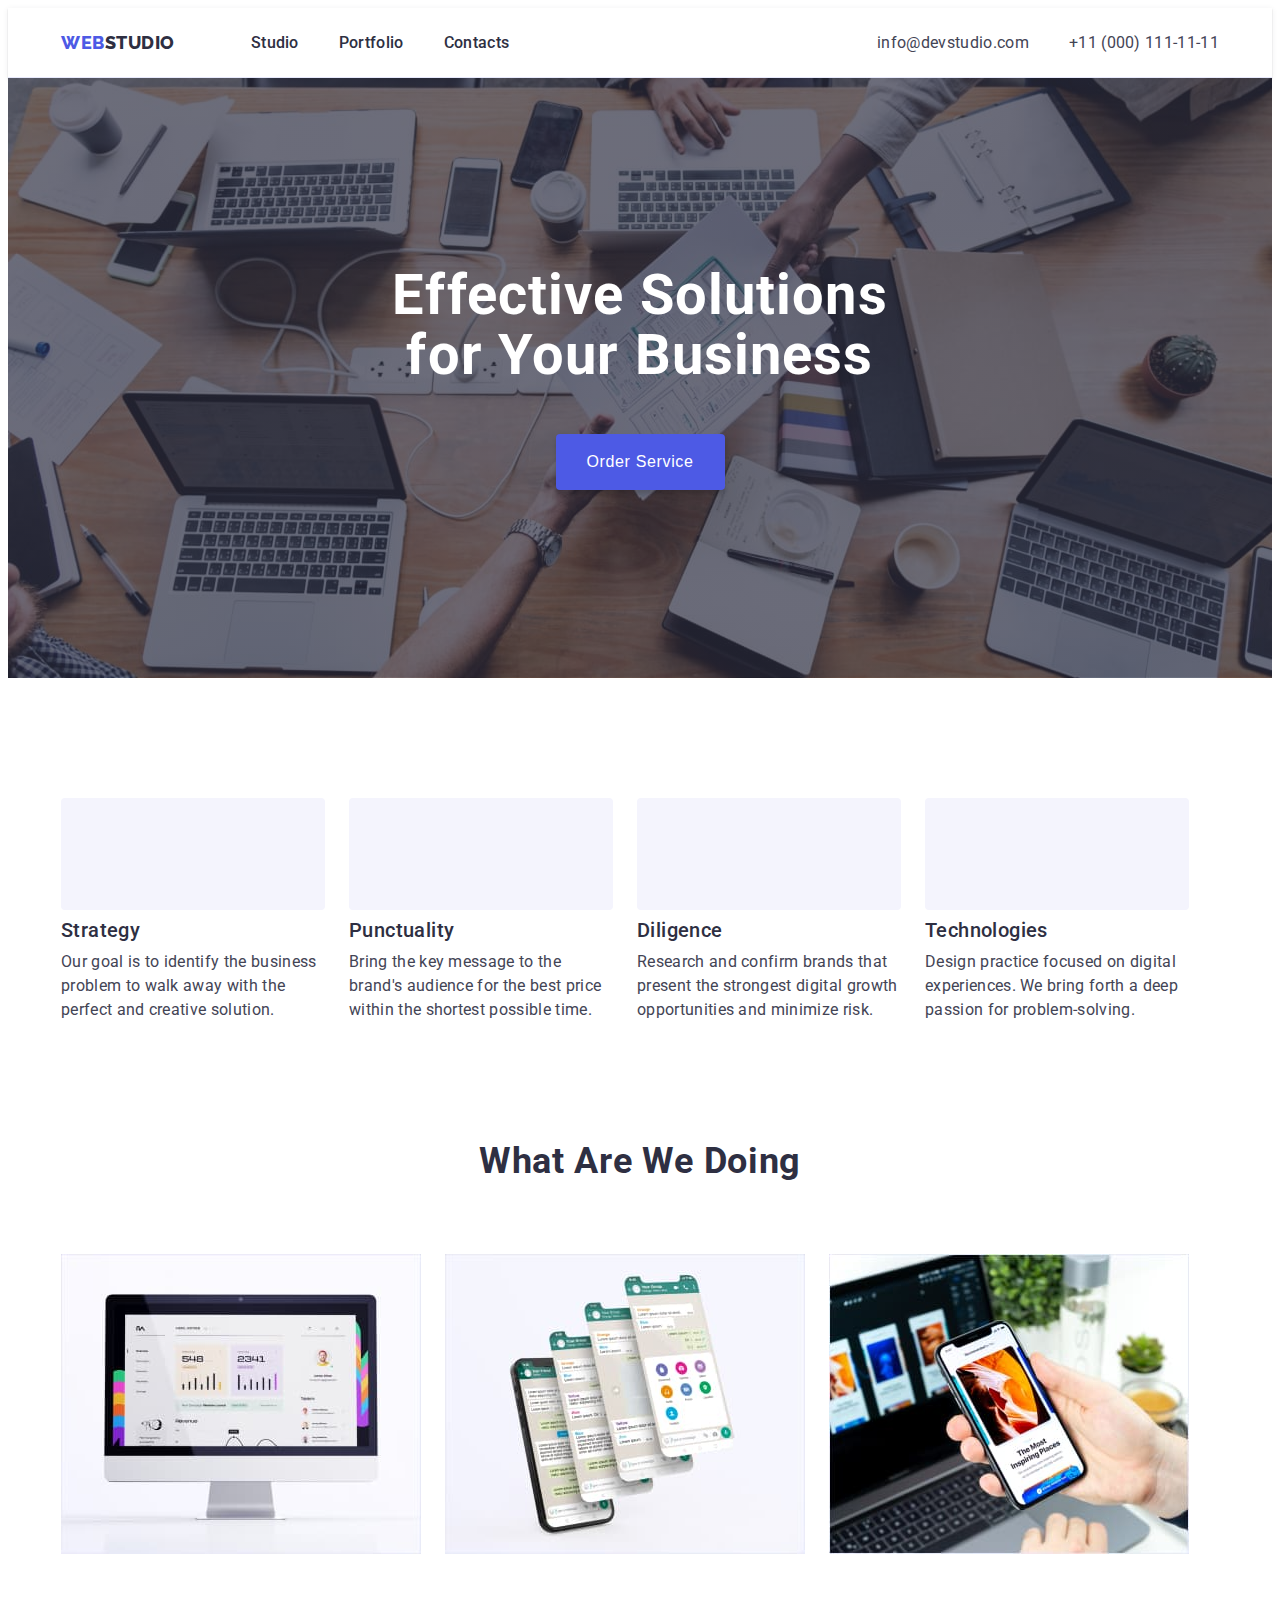
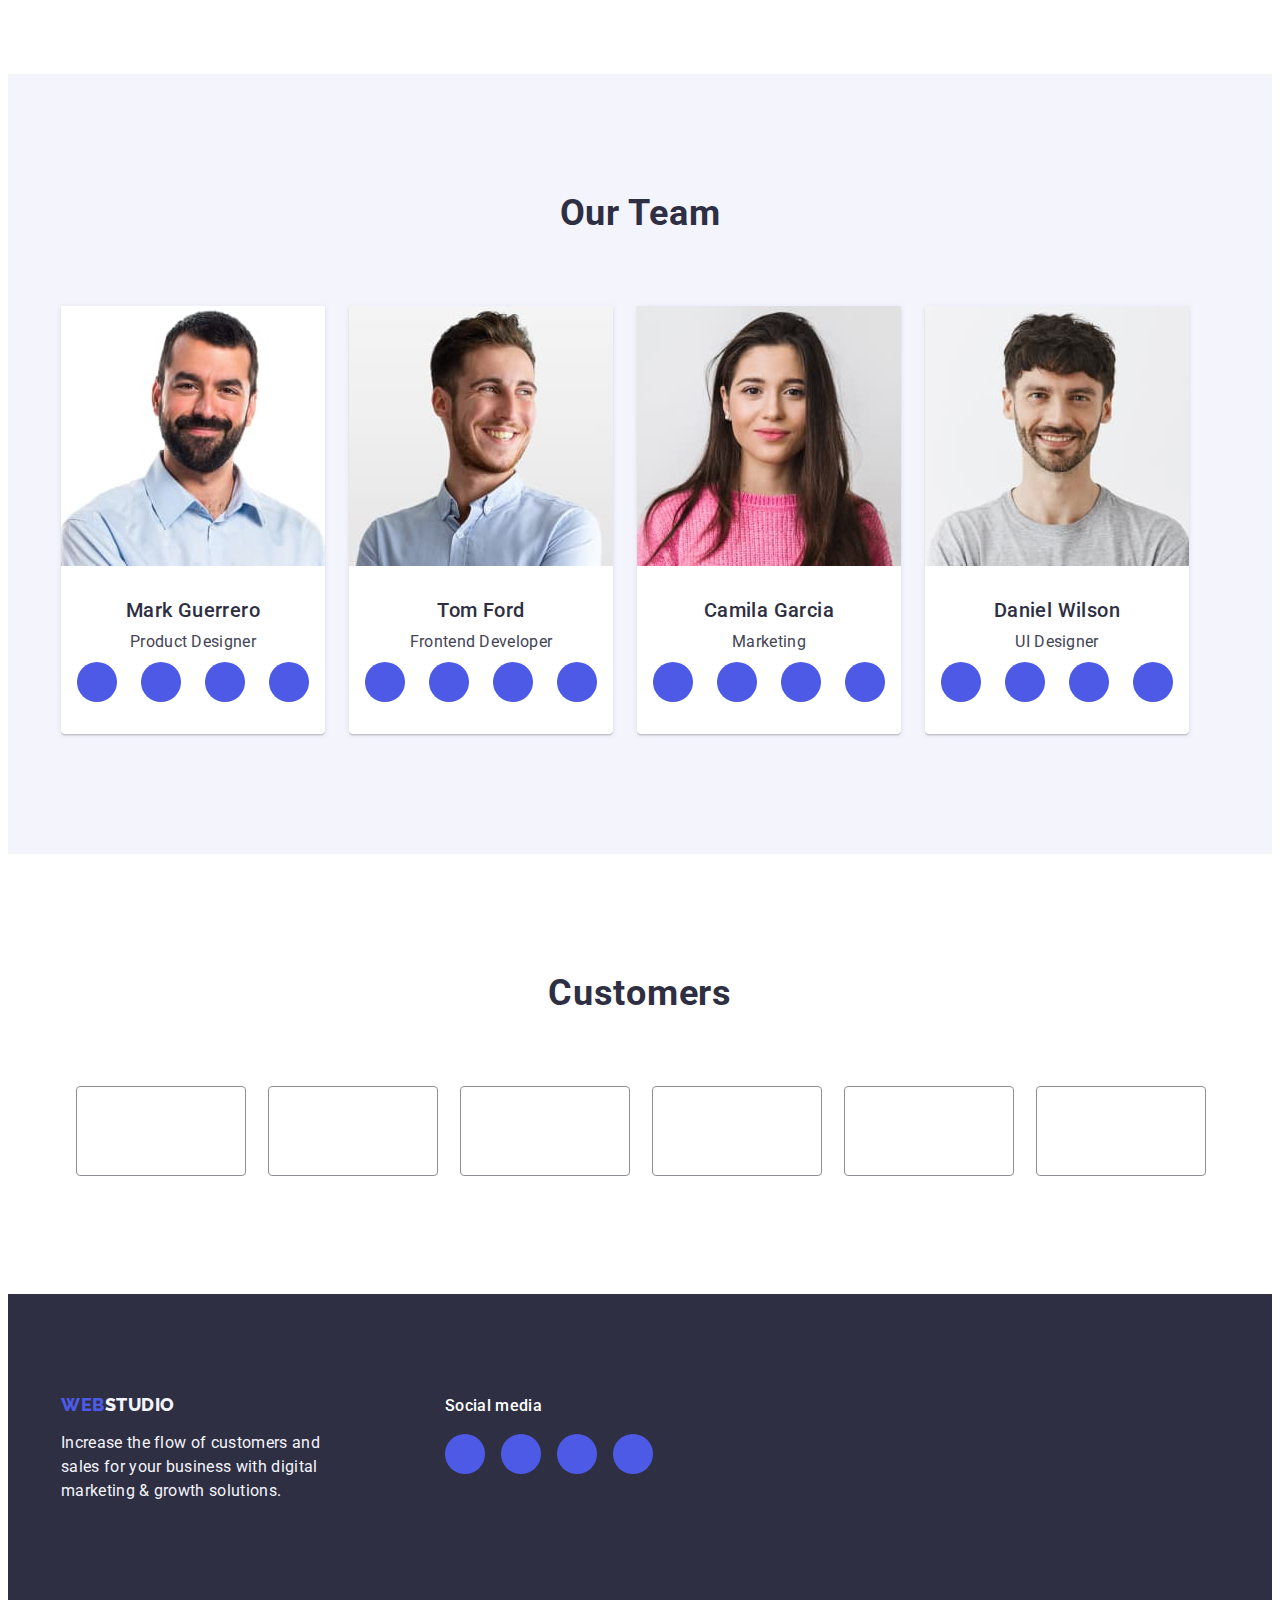
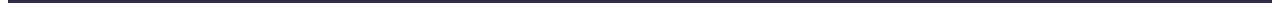
<file: index.html>
<!DOCTYPE html>
<html lang="en">
  <head>
    <meta charset="UTF-8" />
    <meta http-equiv="X-UA-Compatible" content="IE=edge" />
    <meta name="viewport" content="width=device-width, initial-scale=1.0" />
    <title>WEBSTUDOI</title>
    <link rel="preconnect" href="https://fonts.googleapis.com" />
    <link rel="preconnect" href="https://fonts.gstatic.com" crossorigin />

    <link
      href="https://fonts.googleapis.com/css2?family=Raleway:wght@800&family=Roboto:wght@400;500;700&display=swap"
      rel="stylesheet"
    />

    <link
      rel="stylesheet"
      href="https://cdnjs.cloudflare.com/ajax/libs/modern-normalize/2.0.0/modern-normalize.min.css"
      integrity="sha512-4xo8blKMVCiXpTaLzQSLSw3KFOVPWhm/TRtuPVc4WG6kUgjH6J03IBuG7JZPkcWMxJ5huwaBpOpnwYElP/m6wg=="
      crossorigin="anonymous"
      referrerpolicy="no-referrer"
    />

    <link rel="stylesheet" href="./css/styles.css" />
  </head>

  <body>
    <!-- heder -->
    <header class="head">
      <div class="container head-nav">
        <nav class="nav-list">
          <a href="./index.html" class="logo link"
            >Web<span class="logo-style">Studio</span></a
          >

          <ul class="nav-item">
            <li><a href="./index.html" class="nav-link link">Studio</a></li>
            <li>
              <a href="./portfolio.html" class="nav-link link">Portfolio</a>
            </li>
            <li><a href="" class="nav-link link">Contacts</a></li>
          </ul>
        </nav>

        <address class="contacts">
          <ul class="contacts-item">
            <li>
              <a href="mailto:info@devstudio.com" class="contacts-list link"
                >info@devstudio.com</a
              >
            </li>

            <li>
              <a href="tel:+110001111111" class="contacts-list link"
                >+11 (000) 111-11-11</a
              >
            </li>
          </ul>
        </address>
      </div>
    </header>

    <main>
      <!-- section-1  Hero-->
      <section class="hero-section">
        <div class="container hero-container">
          <h1 class="hero-titel">Effective Solutions for Your Business</h1>
          <button class="hero-btn" type="button">Order Service</button>
        </div>
      </section>

      <!-- section-2  Оur Advantages-->
      <section class="advantages-section">
        <div class="container">
          <h2 class="visually-hidden">Our advantages</h2>
          <ul class="advant-list">
            <li class="advant-item">
              <div class="advant-icon-list">
                <svg class="advant-icon" width="64" height="64">
                  <use href="./images/icons.svg#icon-antenna"></use>
                </svg>
              </div>
              <h3 class="sub-titel-text-styles">Strategy</h3>
              <p class="mein-text-style">
                Our goal is to identify the business problem to walk away with
                the perfect and creative solution.
              </p>
            </li>
            <li class="advant-item">
              <div class="advant-icon-list">
                <svg class="advant-icon" width="64" height="64">
                  <use href="./images/icons.svg#icon-clock"></use>
                </svg>
              </div>
              <h3 class="sub-titel-text-styles">Punctuality</h3>
              <p class="mein-text-style">
                Bring the key message to the brand's audience for the best price
                within the shortest possible time.
              </p>
            </li>
            <li class="advant-item">
              <div class="advant-icon-list">
                <svg class="advant-icon" width="64" height="64">
                  <use href="./images/icons.svg#icon-diagram"></use>
                </svg>
              </div>
              <h3 class="sub-titel-text-styles">Diligence</h3>
              <p class="mein-text-style">
                Research and confirm brands that present the strongest digital
                growth opportunities and minimize risk.
              </p>
            </li>
            <li class="advant-item">
              <div class="advant-icon-list">
                <svg class="advant-icon" width="64" height="64">
                  <use href="./images/icons.svg#icon-astronaut"></use>
                </svg>
              </div>
              <h3 class="sub-titel-text-styles">Technologies</h3>
              <p class="mein-text-style">
                Design practice focused on digital experiences. We bring forth a
                deep passion for problem-solving.
              </p>
            </li>
          </ul>
        </div>
      </section>
      <!-- section-3 Our Works  -->
      <section class="work-section">
        <div class="container">
          <h2 class="work-title title-tex-style">What are we doing</h2>
          <ul class="work-list">
            <li class="work-item">
              <img
                src="./images/work-1.jpg"
                alt="computer with open website"
                width="360"
                height="300"
              />
            </li>

            <li class="work-item">
              <img
                src="./images/work-2.jpg"
                alt="mobile app"
                width="360"
                height="300"
              />
            </li>

            <li class="work-item">
              <img
                src="./images/work-3.jpg"
                alt="mobile in hand"
                width="360"
                height="300"
              />
            </li>
          </ul>
        </div>
      </section>
      <!-- section-4 Team -->
      <section class="team-section">
        <div class="container">
          <h2 class="team-title title-tex-style">Our Team</h2>
          <ul class="team-list">
            <li class="team-item">
              <img
                src="./images/team-1.jpg"
                alt="man with beard and shirt"
                width="264"
                height="260"
              />
              <div class="team-item-text">
                <h3 class="sub-titel-text-styles">Mark Guerrero</h3>
                <p class="mein-text-style">Product Designer</p>

                <ul class="team-soc-list">
                  <li class="team-soc-item">
                    <a
                      href=""
                      class="team-soc-link link"
                      target="_blank"
                      rel="noreferrer noopener nofollow"
                    >
                      <svg class="team-soc-icom" width="16" height="16">
                        <use href="./images/icons.svg#icon-instagram"></use>
                      </svg>
                    </a>
                  </li>

                  <li class="team-soc-item">
                    <a
                      href=""
                      class="team-soc-link link"
                      target="_blank"
                      rel="noreferrer noopener nofollow"
                    >
                      <svg class="team-soc-icom" width="16" height="16">
                        <use href="./images/icons.svg#icon-twitter"></use>
                      </svg>
                    </a>
                  </li>

                  <li class="team-soc-item">
                    <a
                      href=""
                      class="team-soc-link link"
                      target="_blank"
                      rel="noreferrer noopener nofollow"
                    >
                      <svg class="team-soc-icom" width="16" height="16">
                        <use href="./images/icons.svg#icon-facebook"></use>
                      </svg>
                    </a>
                  </li>

                  <li class="team-soc-item">
                    <a
                      href=""
                      class="team-soc-link link"
                      target="_blank"
                      rel="noreferrer noopener nofollow"
                    >
                      <svg class="team-soc-icom" width="16" height="16">
                        <use href="./images/icons.svg#icon-linkedin"></use>
                      </svg>
                    </a>
                  </li>
                </ul>
              </div>
            </li>

            <li class="team-item">
              <img
                src="./images/team-2.jpg"
                alt="young man in a shirt"
                width="264"
                height="260"
              />
              <div class="team-item-text">
                <h3 class="sub-titel-text-styles">Tom Ford</h3>
                <p class="mein-text-style">Frontend Developer</p>

                <ul class="team-soc-list">
                  <li class="team-soc-item">
                    <a
                      href=""
                      class="team-soc-link link"
                      target="_blank"
                      rel="noreferrer noopener nofollow"
                    >
                      <svg class="team-soc-icom" width="16" height="16">
                        <use href="./images/icons.svg#icon-instagram"></use>
                      </svg>
                    </a>
                  </li>

                  <li class="team-soc-item">
                    <a
                      href=""
                      class="team-soc-link link"
                      target="_blank"
                      rel="noreferrer noopener nofollow"
                    >
                      <svg class="team-soc-icom" width="16" height="16">
                        <use href="./images/icons.svg#icon-twitter"></use>
                      </svg>
                    </a>
                  </li>

                  <li class="team-soc-item">
                    <a
                      href=""
                      class="team-soc-link link"
                      target="_blank"
                      rel="noreferrer noopener nofollow"
                    >
                      <svg class="team-soc-icom" width="16" height="16">
                        <use href="./images/icons.svg#icon-facebook"></use>
                      </svg>
                    </a>
                  </li>

                  <li class="team-soc-item">
                    <a
                      href=""
                      class="team-soc-link link"
                      target="_blank"
                      rel="noreferrer noopener nofollow"
                    >
                      <svg class="team-soc-icom" width="16" height="16">
                        <use href="./images/icons.svg#icon-linkedin"></use>
                      </svg>
                    </a>
                  </li>
                </ul>
              </div>
            </li>

            <li class="team-item">
              <img
                src="./images/team-3.jpg"
                alt="young girl in a pink sweater"
                width="264"
                height="260"
              />
              <div class="team-item-text">
                <h3 class="sub-titel-text-styles">Camila Garcia</h3>
                <p class="mein-text-style">Marketing</p>

                <ul class="team-soc-list">
                  <li class="team-soc-item">
                    <a
                      href=""
                      class="team-soc-link link"
                      target="_blank"
                      rel="noreferrer noopener nofollow"
                    >
                      <svg class="team-soc-icom" width="16" height="16">
                        <use href="./images/icons.svg#icon-instagram"></use>
                      </svg>
                    </a>
                  </li>

                  <li class="team-soc-item">
                    <a
                      href=""
                      class="team-soc-link link"
                      target="_blank"
                      rel="noreferrer noopener nofollow"
                    >
                      <svg class="team-soc-icom" width="16" height="16">
                        <use href="./images/icons.svg#icon-twitter"></use>
                      </svg>
                    </a>
                  </li>

                  <li class="team-soc-item">
                    <a
                      href=""
                      class="team-soc-link link"
                      target="_blank"
                      rel="noreferrer noopener nofollow"
                    >
                      <svg class="team-soc-icom" width="16" height="16">
                        <use href="./images/icons.svg#icon-facebook"></use>
                      </svg>
                    </a>
                  </li>

                  <li class="team-soc-item">
                    <a
                      href=""
                      class="team-soc-link link"
                      target="_blank"
                      rel="noreferrer noopener nofollow"
                    >
                      <svg class="team-soc-icom" width="16" height="16">
                        <use href="./images/icons.svg#icon-linkedin"></use>
                      </svg>
                    </a>
                  </li>
                </ul>
              </div>
            </li>

            <li class="team-item">
              <img
                src="./images/team-4.jpg"
                alt="young guy in a gray t-shirt"
                width="264"
                height="260"
              />
              <div class="team-item-text">
                <h3 class="sub-titel-text-styles">Daniel Wilson</h3>
                <p class="mein-text-style">UI Designer</p>

                <ul class="team-soc-list">
                  <li class="team-soc-item">
                    <a
                      href=""
                      class="team-soc-link link"
                      target="_blank"
                      rel="noreferrer noopener nofollow"
                    >
                      <svg class="team-soc-icom" width="16" height="16">
                        <use href="./images/icons.svg#icon-instagram"></use>
                      </svg>
                    </a>
                  </li>

                  <li class="team-soc-item">
                    <a
                      href=""
                      class="team-soc-link link"
                      target="_blank"
                      rel="noreferrer noopener nofollow"
                    >
                      <svg class="team-soc-icom" width="16" height="16">
                        <use href="./images/icons.svg#icon-twitter"></use>
                      </svg>
                    </a>
                  </li>

                  <li class="team-soc-item">
                    <a
                      href=""
                      class="team-soc-link link"
                      target="_blank"
                      rel="noreferrer noopener nofollow"
                    >
                      <svg class="team-soc-icom" width="16" height="16">
                        <use href="./images/icons.svg#icon-facebook"></use>
                      </svg>
                    </a>
                  </li>

                  <li class="team-soc-item">
                    <a
                      href=""
                      class="team-soc-link link"
                      target="_blank"
                      rel="noreferrer noopener nofollow"
                    >
                      <svg class="team-soc-icom" width="16" height="16">
                        <use href="./images/icons.svg#icon-linkedin"></use>
                      </svg>
                    </a>
                  </li>
                </ul>
              </div>
            </li>
          </ul>
        </div>
      </section>
      <!--Section-5  Customers -->
      <section class="customers">
        <div class="container">
          <h2 class="cuatomers-title title-tex-style">Customers</h2>

          <ul class="customers-list">
            <li class="customers-item">
              <a
                href=""
                class="customers-link link"
                target="_blank"
                rel="noreferrer noopener nofollow"
              >
                <svg class="customers-icon" width="104" height="56">
                  <use href="./images/icons.svg#icon-customers-1"></use>
                </svg>
              </a>
            </li>

            <li class="customers-item">
              <a
                href=""
                class="customers-link link"
                target="_blank"
                rel="noreferrer noopener nofollow"
              >
                <svg class="customers-icon" width="104" height="56">
                  <use href="./images/icons.svg#icon-customers-2"></use>
                </svg>
              </a>
            </li>

            <li class="customers-item">
              <a
                href=""
                class="customers-link link"
                target="_blank"
                rel="noreferrer noopener nofollow"
              >
                <svg class="customers-icon" width="104" height="56">
                  <use href="./images/icons.svg#icon-customers-3"></use>
                </svg>
              </a>
            </li>

            <li class="customers-item">
              <a
                href=""
                class="customers-link link"
                target="_blank"
                rel="noreferrer noopener nofollow"
              >
                <svg class="customers-icon" width="104" height="56">
                  <use href="./images/icons.svg#icon-customers-4"></use>
                </svg>
              </a>
            </li>

            <li class="customers-item">
              <a
                href=""
                class="customers-link link"
                target="_blank"
                rel="noreferrer noopener nofollow"
              >
                <svg class="customers-icon" width="104" height="56">
                  <use href="./images/icons.svg#icon-customers-5"></use>
                </svg>
              </a>
            </li>

            <li class="customers-item">
              <a
                href=""
                class="customers-link link"
                target="_blank"
                rel="noreferrer noopener nofollow"
              >
                <svg class="customers-icon" width="104" height="56">
                  <use href="./images/icons.svg#icon-customers-6"></use>
                </svg>
              </a>
            </li>
          </ul>
        </div>
      </section>
    </main>
    <!-- footer -->
    <footer class="footer">
      <div class="container footer-container">
        <div class="footer-info">
          <a href="./index.html" class="footer-logo logo link"
            >Web<span class="footer-logo-style">Studio</span>
          </a>

          <p class="footer-text mein-text-style">
            Increase the flow of customers and sales for your business with
            digital marketing & growth solutions.
          </p>
        </div>

        <div class="social-media">
          <p class="social-media-titel mein-text-style">Social media</p>

          <ul class="footer-soc-list">
            <li class="footer-soc-item">
              <a
                href=""
                class="footer-soc-link link"
                target="_blank"
                rel="noreferrer noopener nofollow"
              >
                <svg class="footer-soc-icon" width="24" height="24">
                  <use href="./images/icons.svg#icon-instagram"></use>
                </svg>
              </a>
            </li>

            <li class="footer-soc-item">
              <a
                href=""
                class="footer-soc-link link"
                target="_blank"
                rel="noreferrer noopener nofollow"
              >
                <svg class="footer-soc-icon" width="24" height="24">
                  <use href="./images/icons.svg#icon-twitter"></use>
                </svg>
              </a>
            </li>

            <li class="footer-soc-item">
              <a
                href=""
                class="footer-soc-link link"
                target="_blank"
                rel="noreferrer noopener nofollow"
              >
                <svg class="footer-soc-icon" width="24" height="24">
                  <use href="./images/icons.svg#icon-facebook"></use>
                </svg>
              </a>
            </li>

            <li class="footer-soc-item">
              <a
                href=""
                class="footer-soc-link link"
                target="_blank"
                rel="noreferrer noopener nofollow"
              >
                <svg class="footer-soc-icon" width="24" height="24">
                  <use href="./images/icons.svg#icon-linkedin"></use>
                </svg>
              </a>
            </li>
          </ul>
        </div>
      </div>
    </footer>
  </body>
</html>
</file>
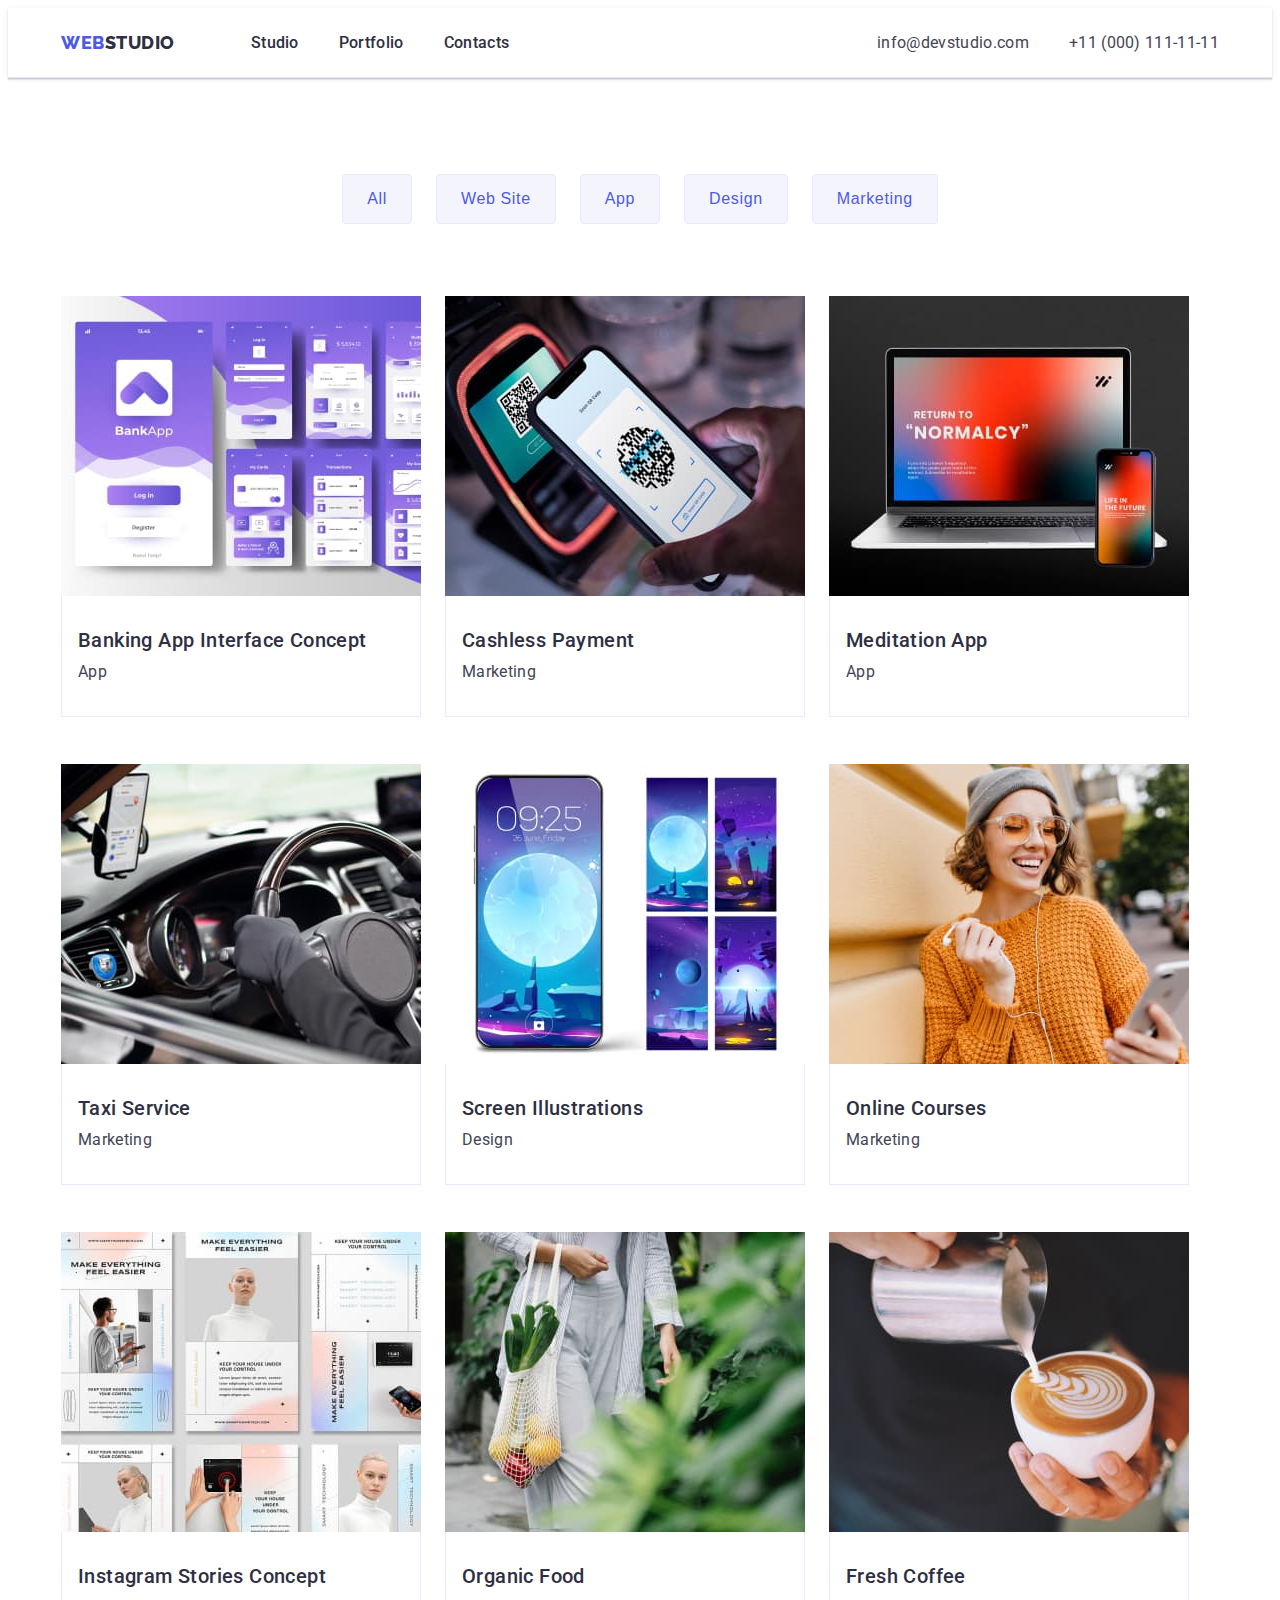
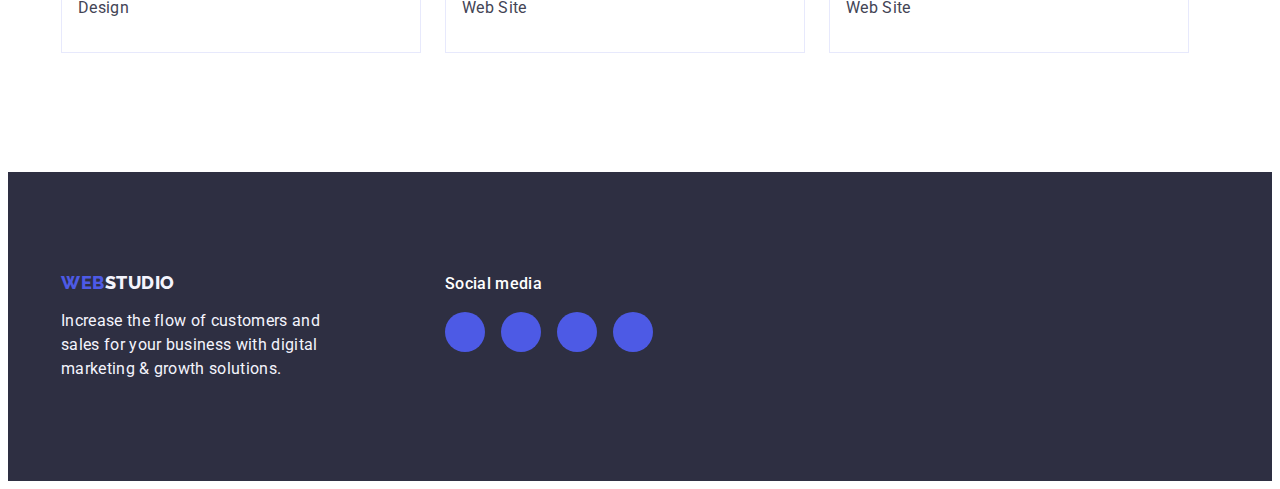
<file: portfolio.html>
<!DOCTYPE html>
<html lang="en">
  <head>
    <meta charset="UTF-8" />
    <meta http-equiv="X-UA-Compatible" content="IE=edge" />
    <meta name="viewport" content="width=device-width, initial-scale=1.0" />
    <title>Portfolio</title>
    <link rel="preconnect" href="https://fonts.googleapis.com" />
    <link rel="preconnect" href="https://fonts.gstatic.com" crossorigin />
    <link
      href="https://fonts.googleapis.com/css2?family=Raleway:wght@800&family=Roboto:wght@400;500;700&display=swap"
      rel="stylesheet"
    />
    <link
      rel="stylesheet"
      href="https://cdnjs.cloudflare.com/ajax/libs/modern-normalize/2.0.0/modern-normalize.min.css"
      integrity="sha512-4xo8blKMVCiXpTaLzQSLSw3KFOVPWhm/TRtuPVc4WG6kUgjH6J03IBuG7JZPkcWMxJ5huwaBpOpnwYElP/m6wg=="
      crossorigin="anonymous"
      referrerpolicy="no-referrer"
    />
    <link rel="stylesheet" href="./css/styles.css" />
  </head>

  <body>
    <!-- heder -->
    <header class="head">
      <div class="container head-nav">
        <nav class="nav-list">
          <a href="./index.html" class="logo link"
            >Web<span class="logo-style">Studio</span></a
          >

          <ul class="nav-item">
            <li><a href="./index.html" class="nav-link link">Studio</a></li>
            <li>
              <a href="./portfolio.html" class="nav-link link">Portfolio</a>
            </li>
            <li><a href="" class="nav-link link">Contacts</a></li>
          </ul>
        </nav>

        <address class="contacts">
          <ul class="contacts-item">
            <li>
              <a href="mailto:info@devstudio.com" class="contacts-list link"
                >info@devstudio.com</a
              >
            </li>

            <li>
              <a href="tel:+110001111111" class="contacts-list link"
                >+11 (000) 111-11-11</a
              >
            </li>
          </ul>
        </address>
      </div>
    </header>

    <main>
      <!-- Portfolio -->
      <section class="portfolio-section">
        <div class="container">
          <h1 class="visually-hidden">Portfolio</h1>

          <ul class="btn-container">
            <li><button type="button" class="portfolio-btn">All</button></li>

            <li>
              <button type="button" class="portfolio-btn">Web Site</button>
            </li>

            <li>
              <button type="button" class="portfolio-btn">App</button>
            </li>

            <li>
              <button type="button" class="portfolio-btn">Design</button>
            </li>

            <li>
              <button type="button" class="portfolio-btn">Marketing</button>
            </li>
          </ul>

          <ul class="portfolio-list">
            <li class="portfolio-item">
              <a href="" class="portfolio-link link">
                <img
                  src="./images/portfolio/app-1.jpg"
                  alt="banking application image"
                  width="360"
                  height="300"
                />
                <div class="card-portfolio-text">
                  <h2 class="sub-titel-text-styles">
                    Banking App Interface Concept
                  </h2>
                  <p class="mein-text-style">App</p>
                </div>
              </a>
            </li>

            <li class="portfolio-item">
              <a href="" class="portfolio-link link"
                ><img
                  src="./images/portfolio/marketing-1.jpg"
                  alt="phone scanning qr code"
                  width="360"
                  height="300"
                />
                <div class="card-portfolio-text">
                  <h2 class="sub-titel-text-styles">Cashless Payment</h2>
                  <p class="mein-text-style">Marketing</p>
                </div>
              </a>
            </li>

            <li class="portfolio-item">
              <a href="" class="portfolio-link link"
                ><img
                  src="./images/portfolio/app-2.jpg"
                  alt="laptop and phone"
                  width="360"
                  height="300"
                />
                <div class="card-portfolio-text">
                  <h2 class="sub-titel-text-styles">Meditation App</h2>
                  <p class="mein-text-style">App</p>
                </div>
              </a>
            </li>

            <li class="portfolio-item">
              <a href="" class="portfolio-link link"
                ><img
                  src="./images/portfolio/marketing-2.jpg"
                  alt="man driving a car"
                  width="360"
                  height="300"
                />
                <div class="card-portfolio-text">
                  <h2 class="sub-titel-text-styles">Taxi Service</h2>
                  <p class="mein-text-style">Marketing</p>
                </div>
              </a>
            </li>

            <li class="portfolio-item">
              <a href="" class="portfolio-link link"
                ><img
                  src="./images/portfolio/design-1.jpg"
                  alt="beautiful theme for phone"
                  width="360"
                  height="300"
                />
                <div class="card-portfolio-text">
                  <h2 class="sub-titel-text-styles">Screen Illustrations</h2>
                  <p class="mein-text-style">Design</p>
                </div>
              </a>
            </li>

            <li class="portfolio-item">
              <a href="" class="portfolio-link link"
                ><img
                  src="./images/portfolio/marketing-3.jpg"
                  alt="happy girl"
                  width="360"
                  height="300"
                />
                <div class="card-portfolio-text">
                  <h2 class="sub-titel-text-styles">Online Courses</h2>
                  <p class="mein-text-style">Marketing</p>
                </div>
              </a>
            </li>

            <li class="portfolio-item">
              <a href="" class="portfolio-link link"
                ><img
                  src="./images/portfolio/design-2.jpg"
                  alt="Instagram Stories Concept"
                  width="360"
                  height="300"
                />
                <div class="card-portfolio-text">
                  <h2 class="sub-titel-text-styles">
                    Instagram Stories Concept
                  </h2>
                  <p class="mein-text-style">Design</p>
                </div>
              </a>
            </li>

            <li class="portfolio-item">
              <a href="" class="portfolio-link link"
                ><img
                  src="./images/portfolio/website-1.jpg"
                  alt="girl with fresh vegetables"
                  width="360"
                  height="300"
                />
                <div class="card-portfolio-text">
                  <h2 class="sub-titel-text-styles">Organic Food</h2>
                  <p class="mein-text-style">Web Site</p>
                </div>
              </a>
            </li>

            <li class="portfolio-item">
              <a href="" class="portfolio-link link"
                ><img
                  src="./images/portfolio/website-2.jpg"
                  alt="freshly made coffee"
                  width="360"
                  height="300"
                />
                <div class="card-portfolio-text">
                  <h2 class="sub-titel-text-styles">Fresh Coffee</h2>
                  <p class="mein-text-style">Web Site</p>
                </div>
              </a>
            </li>
          </ul>
        </div>
      </section>
    </main>
    <!-- footer -->
    <footer class="footer">
      <div class="container footer-container">
        <div class="footer-info">
          <a href="./index.html" class="footer-logo logo link"
            >Web<span class="footer-logo-style">Studio</span>
          </a>

          <p class="footer-text mein-text-style">
            Increase the flow of customers and sales for your business with
            digital marketing & growth solutions.
          </p>
        </div>

        <div class="social-media">
          <p class="social-media-titel mein-text-style">Social media</p>

          <ul class="footer-soc-list">
            <li class="footer-soc-item">
              <a
                href=""
                class="footer-soc-link link"
                target="_blank"
                rel="noreferrer noopener nofollow"
              >
                <svg class="footer-soc-icon" width="24" height="24">
                  <use href="./images/icons.svg#icon-instagram"></use>
                </svg>
              </a>
            </li>

            <li class="footer-soc-item">
              <a
                href=""
                class="footer-soc-link link"
                target="_blank"
                rel="noreferrer noopener nofollow"
              >
                <svg class="footer-soc-icon" width="24" height="24">
                  <use href="./images/icons.svg#icon-twitter"></use>
                </svg>
              </a>
            </li>

            <li class="footer-soc-item">
              <a
                href=""
                class="footer-soc-link link"
                target="_blank"
                rel="noreferrer noopener nofollow"
              >
                <svg class="footer-soc-icon" width="24" height="24">
                  <use href="./images/icons.svg#icon-facebook"></use>
                </svg>
              </a>
            </li>

            <li class="footer-soc-item">
              <a
                href=""
                class="footer-soc-link link"
                target="_blank"
                rel="noreferrer noopener nofollow"
              >
                <svg class="footer-soc-icon" width="24" height="24">
                  <use href="./images/icons.svg#icon-linkedin"></use>
                </svg>
              </a>
            </li>
          </ul>
        </div>
      </div>
    </footer>
  </body>
</html>
</file>
<file: css/styles.css>
:root {
  --logo-color: #4d5ae5;
  --title-text-color: #2e2f42;
  --main-text-color: #434455;
  --third-text-color: #ffffff;
  --background-grey-color: #2e2f42;
  --background-light-color: #f4f4fd;
  --btn-color: #4d5ae5;
  --btn-hover-color: #404bbf;
}

/* _______________Сommon________________ */

body {
  font-family: 'Roboto', sans-serif;
  color: var(--main-text-color);
  background-color: #ffffff;
}

h1,
h2,
h3,
h4,
h5,
h6,
p,
ul,
ol {
  margin: 0;
}

ul,
ol {
  padding: 0;
  list-style: none;
}

.mein-text-style {
  color: var(--main-text-color);

  font-size: 16px;
  line-height: 1.5;
  letter-spacing: 0.02em;
}

.title-tex-style {
  color: var(--title-text-color);

  font-size: 36px;
  line-height: 1.11;
  letter-spacing: 0.02em;

  text-transform: capitalize;
  text-align: center;

  margin-bottom: 72px;
}

.sub-titel-text-styles {
  color: var(--title-text-color);

  font-weight: 500;
  font-size: 20px;
  line-height: 1.2;
  letter-spacing: 0.02em;

  text-transform: capitalize;
  margin-bottom: 8px;
}

.link {
  text-decoration: none;
}

.container {
  width: 1158px;
  padding-left: 15px;
  padding-right: 15px;

  margin: 0 auto;
}

.visually-hidden {
  position: absolute;
  white-space: nowrap;
  width: 1px;
  height: 1px;
  overflow: hidden;
  border: 0;
  padding: 0;
  clip: rect(0 0 0 0);
  clip-path: inset(50%);
  margin: -1px;
}

img {
  display: block;
  max-width: 100%;
}

/* ___________________HEDER_________________ */

.head {
  border-bottom: 1px solid #e7e9fc;
  box-shadow: 0px 2px 1px rgba(46, 47, 66, 0.08),
    0px 1px 1px rgba(46, 47, 66, 0.16), 0px 1px 6px rgba(46, 47, 66, 0.08);
}

.logo {
  color: var(--logo-color);

  font-family: 'Raleway', sans-serif;
  font-weight: 800;
  font-size: 18px;
  line-height: 1.17;
  letter-spacing: 0.03em;

  text-transform: uppercase;
  margin-right: 76px;
  padding-top: 24px;
  padding-bottom: 24px;
}

.head-nav {
  display: flex;
  align-items: center;
}

.nav-list {
  display: flex;
  align-items: center;
}

.nav-item {
  display: flex;
  align-items: center;
  gap: 40px;
}

.contacts-item {
  display: flex;
  gap: 40px;
}

.logo-style {
  color: var(--title-text-color);
}

.nav-link {
  color: var(--title-text-color);

  font-family: 'Roboto' 'sans-serif';
  font-weight: 500;
  font-size: 16px;
  line-height: 1.5;
  letter-spacing: 0.02em;

  padding-top: 24px;
  padding-bottom: 24px;
}

.nav-link:hover {
  color: var(--btn-hover-color);
}

.nav-link:focus {
  color: var(--btn-hover-color);
}

.contacts {
  font-style: normal;
  margin-left: auto;
}

.contacts-list {
  color: var(--second-text-color);

  font-size: 16px;
  line-height: 1.5;
  letter-spacing: 0.02em;

  padding-top: 24px;
  padding-bottom: 24px;
}

.contacts-list:hover {
  color: var(--btn-hover-color);
}

.contacts-list:focus {
  color: var(--btn-hover-color);
}

/* _______________HERO ______________*/

.hero-section {
  background-color: var(--background-grey-color);
  max-width: 1440px;

  padding-top: 188px;
  padding-bottom: 188px;
  margin: 0 auto;

  background-image: linear-gradient(
      rgba(46, 47, 66, 0.7),
      rgba(46, 47, 66, 0.7)
    ),
    url(../images/hero-bgr.jpg);
  
  background-repeat: no-repeat;
  background-size: cover;
  background-position: center;
  
}

.hero-titel {
  color: var(--third-text-color);

  max-width: 496px;

  font-size: 56px;
  line-height: 1.07;
  letter-spacing: 0.02em;

  margin-left: auto;
  margin-right: auto;
  text-align: center;
}

.hero-container {
  display: flex;
  flex-direction: column;
}

.hero-btn {
  background-color: var(--btn-color);
  color: var(--third-text-color);

  font-weight: 500;
  font-size: 16px;
  line-height: 1.5;
  letter-spacing: 0.04em;

  border-radius: 4px;
  border: 0px;

  cursor: pointer;
  min-width: 169px;
  min-height: 56px;

  box-shadow: 0px 4px 4px rgba(0, 0, 0, 0.15);

  margin: 48px auto 0 auto;
}

.hero-btn:hover {
  background: var(--btn-hover-color);
  color: var(--third-text-color);
  box-shadow: 0px 4px 4px rgba(0, 0, 0, 0.15);
}

.hero-btn:focus {
  background: var(--btn-hover-color);
  color: var(--third-text-color);
  box-shadow: 0px 4px 4px rgba(0, 0, 0, 0.15);
}

/* _______________ Advantages_______________ */

.advantages-section {
  padding: 120px 0;
}

.advant-list {
  display: flex;
  gap: 24px;
}

.advant-item {
  width: 264px;
}

.advant-icon-list {
  background-color: #f4f4fd;

  width: auto;
  height: 112px;

  display: flex;
  justify-content: center;
  align-items: center;

  border-radius: 4px;
  margin-bottom: 8px;
}

/* _______________Our Works________________ */

.work-section {
  padding-top: 0;
  padding-bottom: 120px;
}

.work-title {
  margin-left: auto;
  margin-right: auto;
}

.work-list {
  display: flex;
  gap: 24px;
}

/* ______________Team-Section________________ */

.team-section {
  background-color: var(--background-light-color);
  padding: 120px 0;
}

.team-list {
  display: flex;
  gap: 24px;
}

.team-item {
  background: #ffffff;

  width: 264px;
  height: 428px;

  box-shadow: 0px 1px 6px rgba(46, 47, 66, 0.08),
    0px 1px 1px rgba(46, 47, 66, 0.16), 0px 2px 1px rgba(46, 47, 66, 0.08);
  border-radius: 0px 0px 4px 4px;
}

.team-item-text {
  text-align: center;
  padding: 32px 16px;
}

.team-soc-list {
  display: flex;
  justify-content: center;
  gap: 24px;

  margin-top: 8px;
}

.team-soc-item {
  width: 40px;
  height: 40px;
}

.team-soc-link {
  background-color: var(--btn-color);
  fill: var(--background-light-color);

  width: 100%;
  height: 100%;

  border-radius: 50%;

  display: flex;
  justify-content: center;
  align-items: center;
}

.team-soc-link:hover,
.team-soc-link:focus {
  background-color: var(--btn-hover-color);
}

.team-soc-icom {
  width: 16px;
  height: 16px;
}

/* __________________Customers____________ */

.customers {
  padding: 120px 0;
}

.customers-list {
  display: flex;
  justify-content: center;
  align-items: center;
  gap: 24px;
}

.customers-item {
  width: 168px;
  height: 88px;
}

.customers-link {
  width: 100%;
  height: 100%;

  display: flex;
  justify-content: center;
  align-items: center;

  border: 1px solid #8e8f99;
  border-radius: 4px;
  color: #8e8f99;
}

.customers-link:hover {
  border-color: var(--btn-hover-color);
  color: var(--btn-hover-color); 
}

.customers-link:focus{
  border-color: var(--btn-hover-color);
  color: var(--btn-hover-color); 
}
.customers-icon {
  fill: currentColor; 
}

/* _______________Footer________________ */

.footer {
  background-color: var(--background-grey-color);

  padding-top: 100px;
  padding-bottom: 100px;
}

.footer-container {
  display: flex;
  align-items: baseline;
}

.footer-info {
  margin-right: 120px;
}

.footer-logo-style {
  color: #f4f4fd;
}

.footer-logo {
  display: inline-block;

  margin-bottom: 16px;
  padding-top: 0;
  padding-bottom: 0;
}

.footer-text {
  color: #f4f4fd;
  max-width: 264px;
}

.social-media-titel {
  color: #ffffff;

  font-weight: 500;

  margin-bottom: 16px;
}

.social-media {
  max-width: 208px;
}

.footer-soc-list {
  display: flex;
  justify-content: center;
  align-items: center;
  gap: 16px;
}
.footer-soc-item {
  display: flex;

  width: 40px;
  height: 40px;

  border-radius: 50%;
}

.footer-soc-link {
  background-color: var(--btn-color);

  width: 100%;
  height: 100%;

  display: flex;
  justify-content: center;
  align-items: center;

  border-radius: 50%;
}

.footer-soc-link:hover,
.footer-soc-link:focus {
  background-color: #31d0aa;
}

.footer-soc-icon {
  fill: var(--background-light-color);
}

/* _______________Portfolio_________________ */

.portfolio-section {
  padding: 96px 0 120px;
}

.portfolio-btn {
  background-color: var(--background-light-color);
  color: var(--btn-color);

  font-weight: 500;
  font-size: 16px;
  line-height: 1.5;
  letter-spacing: 0.04em;

  padding: 12px 24px;

  border: 1px solid #e7e9fc;
  border-radius: 4px;

  cursor: pointer;
}

.portfolio-btn:hover,
.portfolio-btn:focus {
  background-color: var(--btn-hover-color);
  color: var(--third-text-color);
  border: 1px solid transparent;

  box-shadow: 0px 3px 1px rgba(0, 0, 0, 0.1), 0px 2px 1px rgba(0, 0, 0, 0.08),
    0px 2px 2px rgba(0, 0, 0, 0.12);
}

.btn-container {
  display: flex;
  justify-content: center;
  gap: 24px;
  margin-bottom: 72px;
}

.portfolio-list {
  display: flex;
  flex-wrap: wrap;
  gap: 24px;
  row-gap: 48px;
  
  
}

.portfolio-item {
  width: 360px;
  height: 420px;
}

.portfolio-link {
  display: block;
}

.portfolio-link:hover,
.portfolio-link:focus {
  box-shadow: 0px 1px 6px rgba(46, 47, 66, 0.08),
    0px 1px 1px rgba(46, 47, 66, 0.16), 0px 2px 1px rgba(46, 47, 66, 0.08);
}

/* .portfolio-item:nth-child(3n) {
  margin-right: 0;
} */

.card-portfolio-text {
  padding: 32px 16px;

  border-right: 1px solid #e7e9fc;
  border-bottom: 1px solid #e7e9fc;
  border-left: 1px solid #e7e9fc;
}
</file>
